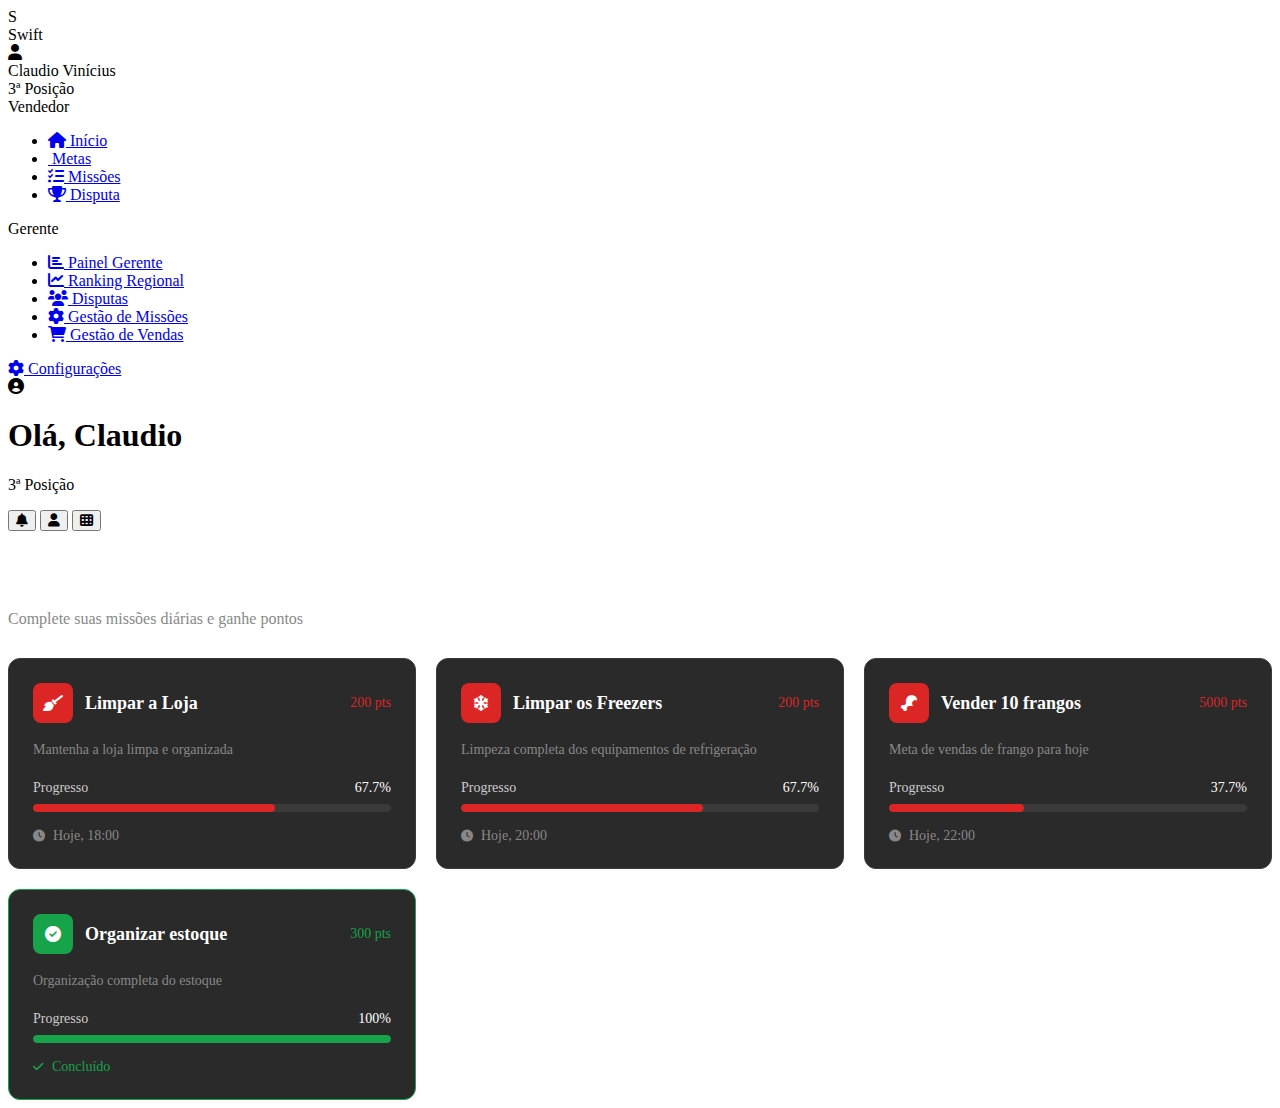
<file: public/mission.html>
<!DOCTYPE html>
<html lang="pt-BR">
  <head>
    <meta charset="UTF-8" />
    <meta name="viewport" content="width=device-width, initial-scale=1.0" />
    <title>Swift - Desafio FIAP</title>
    <link rel="stylesheet" href="../src/css/styles.css" />
    <link
      href="https://cdnjs.cloudflare.com/ajax/libs/font-awesome/6.0.0/css/all.min.css"
      rel="stylesheet"
    />
  </head>
  <body>
    <div class="app-container">
      <aside class="sidebar">
        <div class="sidebar-header">
          <div class="logo">
            <div class="logo-icon">S</div>
            <span class="logo-text">Swift</span>
          </div>
          <div class="user-info">
            <div class="user-avatar">
              <i class="fas fa-user"></i>
            </div>
            <div class="user-details">
              <div class="user-name">Claudio Vinícius</div>
              <div class="user-position">3ª Posição</div>
            </div>
          </div>
        </div>

        <nav class="sidebar-nav">
          <div class="nav-section">
            <div class="nav-section-title">Vendedor</div>
            <ul class="nav-list">
              <li class="nav-item">
                <a href="#" class="nav-link">
                  <i class="fas fa-home"></i>
                  <span>Início</span>
                </a>
              </li>
              <li class="nav-item">
                <a href="#" class="nav-link">
                  <i class="fas fa-target"></i>
                  <span>Metas</span>
                </a>
              </li>
              <li class="nav-item active">
                <a href="#" class="nav-link">
                  <i class="fas fa-tasks"></i>
                  <span>Missões</span>
                </a>
              </li>
              <li class="nav-item">
                <a href="#" class="nav-link">
                  <i class="fas fa-trophy"></i>
                  <span>Disputa</span>
                </a>
              </li>
            </ul>
          </div>

          <div class="nav-section">
            <div class="nav-section-title">Gerente</div>
            <ul class="nav-list">
              <li class="nav-item">
                <a href="#" class="nav-link">
                  <i class="fas fa-chart-bar"></i>
                  <span>Painel Gerente</span>
                </a>
              </li>
              <li class="nav-item">
                <a href="#" class="nav-link">
                  <i class="fas fa-chart-line"></i>
                  <span>Ranking Regional</span>
                </a>
              </li>
              <li class="nav-item">
                <a href="#" class="nav-link">
                  <i class="fas fa-users"></i>
                  <span>Disputas</span>
                </a>
              </li>
              <li class="nav-item">
                <a href="#" class="nav-link">
                  <i class="fas fa-cog"></i>
                  <span>Gestão de Missões</span>
                </a>
              </li>
              <li class="nav-item">
                <a href="#" class="nav-link">
                  <i class="fas fa-shopping-cart"></i>
                  <span>Gestão de Vendas</span>
                </a>
              </li>
            </ul>
          </div>
        </nav>

        <div class="sidebar-footer">
          <a href="#" class="settings-link">
            <i class="fas fa-cog"></i>
            <span>Configurações</span>
          </a>
        </div>
      </aside>

      <main class="main-content">
        <header class="main-header">
          <div class="header-left">
            <div class="greeting">
              <div class="greeting-icon">
                <i class="fas fa-user-circle"></i>
              </div>
              <div class="greeting-text">
                <h1>Olá, Claudio</h1>
                <p>3ª Posição</p>
              </div>
            </div>
          </div>
          <div class="header-right">
            <button class="header-btn">
              <i class="fas fa-bell"></i>
            </button>
            <button class="header-btn">
              <i class="fas fa-user"></i>
            </button>
            <button class="header-btn">
              <i class="fas fa-th"></i>
            </button>
          </div>
        </header>

        <div class="content-area">
          <div class="page-header">
            <h2>Missões</h2>
            <p>Complete suas missões diárias e ganhe pontos</p>
          </div>

          <div class="missions-grid">
            <div class="mission-card">
              <div class="mission-header">
                <div class="mission-icon">
                  <i class="fas fa-broom"></i>
                </div>
                <div class="mission-title">Limpar a Loja</div>
                <div class="mission-points">200 pts</div>
              </div>
              <div class="mission-description">
                Mantenha a loja limpa e organizada
              </div>
              <div class="mission-progress">
                <div class="progress-label">
                  <span>Progresso</span>
                  <span>67.7%</span>
                </div>
                <div class="progress-bar">
                  <div class="progress-fill" style="width: 67.7%"></div>
                </div>
              </div>
              <div class="mission-time">
                <i class="fas fa-clock"></i>
                <span>Hoje, 18:00</span>
              </div>
            </div>

            <div class="mission-card">
              <div class="mission-header">
                <div class="mission-icon">
                  <i class="fas fa-snowflake"></i>
                </div>
                <div class="mission-title">Limpar os Freezers</div>
                <div class="mission-points">200 pts</div>
              </div>
              <div class="mission-description">
                Limpeza completa dos equipamentos de refrigeração
              </div>
              <div class="mission-progress">
                <div class="progress-label">
                  <span>Progresso</span>
                  <span>67.7%</span>
                </div>
                <div class="progress-bar">
                  <div class="progress-fill" style="width: 67.7%"></div>
                </div>
              </div>
              <div class="mission-time">
                <i class="fas fa-clock"></i>
                <span>Hoje, 20:00</span>
              </div>
            </div>

            <div class="mission-card">
              <div class="mission-header">
                <div class="mission-icon">
                  <i class="fas fa-drumstick-bite"></i>
                </div>
                <div class="mission-title">Vender 10 frangos</div>
                <div class="mission-points">5000 pts</div>
              </div>
              <div class="mission-description">
                Meta de vendas de frango para hoje
              </div>
              <div class="mission-progress">
                <div class="progress-label">
                  <span>Progresso</span>
                  <span>37.7%</span>
                </div>
                <div class="progress-bar">
                  <div class="progress-fill" style="width: 37.7%"></div>
                </div>
              </div>
              <div class="mission-time">
                <i class="fas fa-clock"></i>
                <span>Hoje, 22:00</span>
              </div>
            </div>

            <div class="mission-card completed">
              <div class="mission-header">
                <div class="mission-icon">
                  <i class="fas fa-check-circle"></i>
                </div>
                <div class="mission-title">Organizar estoque</div>
                <div class="mission-points">300 pts</div>
              </div>
              <div class="mission-description">
                Organização completa do estoque
              </div>
              <div class="mission-progress">
                <div class="progress-label">
                  <span>Progresso</span>
                  <span>100%</span>
                </div>
                <div class="progress-bar">
                  <div
                    class="progress-fill completed"
                    style="width: 100%"
                  ></div>
                </div>
              </div>
              <div class="mission-time completed">
                <i class="fas fa-check"></i>
                <span>Concluído</span>
              </div>
            </div>
          </div>
        </div>
      </main>
    </div>

    <script src="../src/js/components/script.js"></script>
  </body>
</html>
</file>
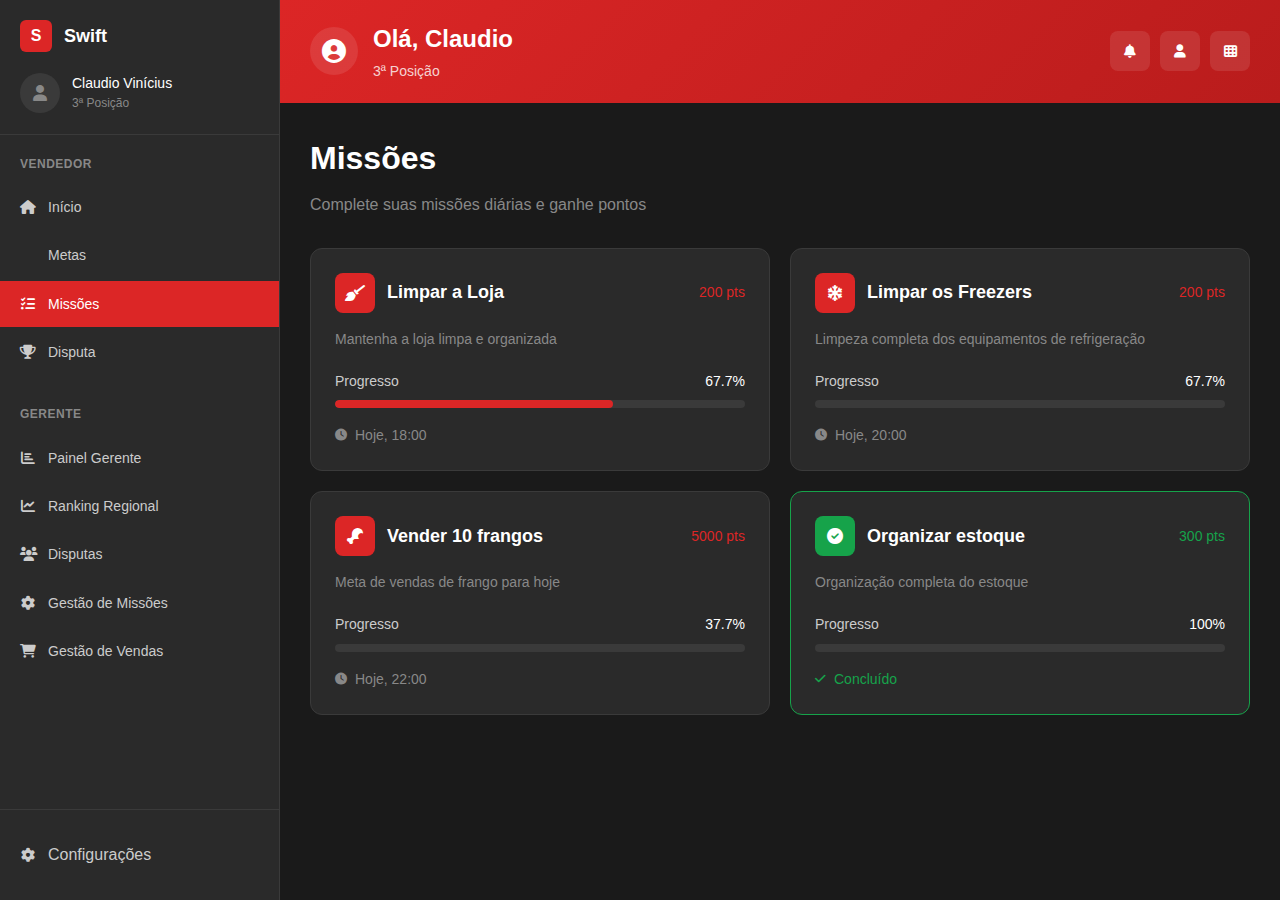
<file: public/pages/mission.html>
<!DOCTYPE html>
<html lang="pt-BR">
  <head>
    <meta charset="UTF-8" />
    <meta name="viewport" content="width=device-width, initial-scale=1.0" />
    <title>Swift - Desafio FIAP</title>
    <link rel="stylesheet" href="../../src/css/main.css" />
    <link rel="stylesheet" href="../../src/css/styles.css" />
    <link
      href="https://cdnjs.cloudflare.com/ajax/libs/font-awesome/6.0.0/css/all.min.css"
      rel="stylesheet"
    />
  </head>
  <body>
    <div class="app-container">
      <aside class="sidebar">
        <div class="sidebar-header">
          <div class="logo">
            <div class="logo-icon">S</div>
            <span class="logo-text">Swift</span>
          </div>
          <div class="user-info">
            <div class="user-avatar">
              <i class="fas fa-user"></i>
            </div>
            <div class="user-details">
              <div class="user-name">Claudio Vinícius</div>
              <div class="user-position">3ª Posição</div>
            </div>
          </div>
        </div>

        <nav class="sidebar-nav">
          <div class="nav-section">
            <div class="nav-section-title">Vendedor</div>
            <ul class="nav-list">
              <li class="nav-item">
                <a href="../index.html" class="nav-link">
                  <i class="fas fa-home"></i>
                  <span>Início</span>
                </a>
              </li>
              <li class="nav-item">
                <a href="#" class="nav-link">
                  <i class="fas fa-target"></i>
                  <span>Metas</span>
                </a>
              </li>
              <li class="nav-item active">
                <a href="#" class="nav-link">
                  <i class="fas fa-tasks"></i>
                  <span>Missões</span>
                </a>
              </li>
              <li class="nav-item">
                <a href="#" class="nav-link">
                  <i class="fas fa-trophy"></i>
                  <span>Disputa</span>
                </a>
              </li>
            </ul>
          </div>

          <div class="nav-section">
            <div class="nav-section-title">Gerente</div>
            <ul class="nav-list">
              <li class="nav-item">
                <a href="#" class="nav-link">
                  <i class="fas fa-chart-bar"></i>
                  <span>Painel Gerente</span>
                </a>
              </li>
              <li class="nav-item">
                <a href="#" class="nav-link">
                  <i class="fas fa-chart-line"></i>
                  <span>Ranking Regional</span>
                </a>
              </li>
              <li class="nav-item">
                <a href="#" class="nav-link">
                  <i class="fas fa-users"></i>
                  <span>Disputas</span>
                </a>
              </li>
              <li class="nav-item">
                <a href="#" class="nav-link">
                  <i class="fas fa-cog"></i>
                  <span>Gestão de Missões</span>
                </a>
              </li>
              <li class="nav-item">
                <a href="#" class="nav-link">
                  <i class="fas fa-shopping-cart"></i>
                  <span>Gestão de Vendas</span>
                </a>
              </li>
            </ul>
          </div>
        </nav>

        <div class="sidebar-footer">
          <a href="#" class="settings-link">
            <i class="fas fa-cog"></i>
            <span>Configurações</span>
          </a>
        </div>
      </aside>

      <main class="main-content">
        <header class="main-header">
          <div class="header-left">
            <div class="greeting">
              <div class="greeting-icon">
                <i class="fas fa-user-circle"></i>
              </div>
              <div class="greeting-text">
                <h1>Olá, Claudio</h1>
                <p>3ª Posição</p>
              </div>
            </div>
          </div>
          <div class="header-right">
            <button class="header-btn">
              <i class="fas fa-bell"></i>
            </button>
            <button class="header-btn">
              <i class="fas fa-user"></i>
            </button>
            <button class="header-btn">
              <i class="fas fa-th"></i>
            </button>
          </div>
        </header>

        <div class="content-area">
          <div class="page-header">
            <h2>Missões</h2>
            <p>Complete suas missões diárias e ganhe pontos</p>
          </div>

          <div class="missions-grid">
            <div class="mission-card">
              <div class="mission-header">
                <div class="mission-icon">
                  <i class="fas fa-broom"></i>
                </div>
                <div class="mission-title">Limpar a Loja</div>
                <div class="mission-points">200 pts</div>
              </div>
              <div class="mission-description">
                Mantenha a loja limpa e organizada
              </div>
              <div class="mission-progress">
                <div class="progress-label">
                  <span>Progresso</span>
                  <span>67.7%</span>
                </div>
                <div class="progress-bar">
                  <div class="progress-fill" style="width: 67.7%"></div>
                </div>
              </div>
              <div class="mission-time">
                <i class="fas fa-clock"></i>
                <span>Hoje, 18:00</span>
              </div>
            </div>

            <div class="mission-card">
              <div class="mission-header">
                <div class="mission-icon">
                  <i class="fas fa-snowflake"></i>
                </div>
                <div class="mission-title">Limpar os Freezers</div>
                <div class="mission-points">200 pts</div>
              </div>
              <div class="mission-description">
                Limpeza completa dos equipamentos de refrigeração
              </div>
              <div class="mission-progress">
                <div class="progress-label">
                  <span>Progresso</span>
                  <span>67.7%</span>
                </div>
                <div class="progress-bar">
                  <div class="progress-fill" style="width: 67.7%"></div>
                </div>
              </div>
              <div class="mission-time">
                <i class="fas fa-clock"></i>
                <span>Hoje, 20:00</span>
              </div>
            </div>

            <div class="mission-card">
              <div class="mission-header">
                <div class="mission-icon">
                  <i class="fas fa-drumstick-bite"></i>
                </div>
                <div class="mission-title">Vender 10 frangos</div>
                <div class="mission-points">5000 pts</div>
              </div>
              <div class="mission-description">
                Meta de vendas de frango para hoje
              </div>
              <div class="mission-progress">
                <div class="progress-label">
                  <span>Progresso</span>
                  <span>37.7%</span>
                </div>
                <div class="progress-bar">
                  <div class="progress-fill" style="width: 37.7%"></div>
                </div>
              </div>
              <div class="mission-time">
                <i class="fas fa-clock"></i>
                <span>Hoje, 22:00</span>
              </div>
            </div>

            <div class="mission-card completed">
              <div class="mission-header">
                <div class="mission-icon">
                  <i class="fas fa-check-circle"></i>
                </div>
                <div class="mission-title">Organizar estoque</div>
                <div class="mission-points">300 pts</div>
              </div>
              <div class="mission-description">
                Organização completa do estoque
              </div>
              <div class="mission-progress">
                <div class="progress-label">
                  <span>Progresso</span>
                  <span>100%</span>
                </div>
                <div class="progress-bar">
                  <div
                    class="progress-fill completed"
                    style="width: 100%"
                  ></div>
                </div>
              </div>
              <div class="mission-time completed">
                <i class="fas fa-check"></i>
                <span>Concluído</span>
              </div>
            </div>
          </div>
        </div>
      </main>
    </div>

    <script src="../../src/js/components/script.js" type="module"></script>
  </body>
</html>
</file>
<file: src/css/styles.css>
.page-header {
  margin-bottom: 30px;
}

.page-header h2 {
  font-size: 32px;
  font-weight: 700;
  color: #ffffff;
  margin-bottom: 8px;
}

.page-header p {
  font-size: 16px;
  color: #888;
}

.missions-grid {
  display: grid;
  grid-template-columns: repeat(auto-fit, minmax(400px, 1fr));
  gap: 20px;
}

.mission-card {
  background-color: #2a2a2a;
  border: 1px solid #3a3a3a;
  border-radius: 12px;
  padding: 24px;
  transition: all 0.2s ease;
}

.mission-card:hover {
  border-color: #4a4a4a;
  transform: translateY(-2px);
}

.mission-card.completed {
  border-color: #16a34a;
}

.mission-header {
  display: flex;
  align-items: center;
  gap: 12px;
  margin-bottom: 16px;
}

.mission-icon {
  width: 40px;
  height: 40px;
  background-color: #dc2626;
  border-radius: 8px;
  display: flex;
  align-items: center;
  justify-content: center;
  color: #ffffff;
  font-size: 16px;
}

.mission-card.completed .mission-icon {
  background-color: #16a34a;
}

.mission-title {
  flex: 1;
  font-size: 18px;
  font-weight: 600;
  color: #ffffff;
}

.mission-points {
  font-size: 14px;
  font-weight: 500;
  color: #dc2626;
}

.mission-card.completed .mission-points {
  color: #16a34a;
}

.mission-description {
  font-size: 14px;
  color: #888;
  margin-bottom: 20px;
  line-height: 1.5;
}

.mission-progress {
  margin-bottom: 16px;
}

.progress-label {
  display: flex;
  justify-content: space-between;
  align-items: center;
  margin-bottom: 8px;
  font-size: 14px;
}

.progress-label span:first-child {
  color: #ccc;
}

.progress-label span:last-child {
  color: #ffffff;
  font-weight: 500;
}

.progress-bar {
  width: 100%;
  height: 8px;
  background-color: #3a3a3a;
  border-radius: 4px;
  overflow: hidden;
}

.progress-fill {
  height: 100%;
  background-color: #dc2626;
  border-radius: 4px;
  transition: width 0.3s ease;
}

.progress-fill.completed {
  background-color: #16a34a;
}

.mission-time {
  display: flex;
  align-items: center;
  gap: 8px;
  font-size: 14px;
  color: #888;
}

.mission-time.completed {
  color: #16a34a;
}

.mission-time i {
  font-size: 12px;
}

@media (max-width: 1024px) {
  .missions-grid {
    grid-template-columns: 1fr;
  }
}

.sidebar::-webkit-scrollbar {
  width: 6px;
}

.sidebar::-webkit-scrollbar-track {
  background: #2a2a2a;
}

.sidebar::-webkit-scrollbar-thumb {
  background: #4a4a4a;
  border-radius: 3px;
}

.sidebar::-webkit-scrollbar-thumb:hover {
  background: #5a5a5a;
}

@keyframes progressAnimation {
  from {
    width: 0%;
  }
}

.progress-fill {
  animation: progressAnimation 1s ease-out;
}

.mission-card:hover .mission-icon {
  transform: scale(1.05);
}

.nav-link:hover i {
  transform: scale(1.1);
}

.header-btn:hover {
  transform: scale(1.05);
}
</file>
<file: src/css/main.css>
* {
  padding: 0;
  margin: 0;
  list-style: none;
  box-sizing: border-box;
  text-decoration: none;
  scrollbar-width: none;
}

body {
  font-family: -apple-system, BlinkMacSystemFont, "Segoe UI", Roboto, Oxygen,
    Ubuntu, Cantarell, sans-serif;
  background-color: #1a1a1a;
  color: #ffffff;
  line-height: 1.6;
}

.app-container {
  display: flex;
  min-height: 100vh;
}

.sidebar {
  width: 280px;
  background-color: #2a2a2a;
  border-right: 1px solid #3a3a3a;
  display: flex;
  flex-direction: column;
  position: fixed;
  height: 100vh;
  overflow-y: auto;
}

.sidebar-header {
  padding: 20px;
  border-bottom: 1px solid #3a3a3a;
}

.logo {
  display: flex;
  align-items: center;
  gap: 12px;
  margin-bottom: 20px;
}

.logo-icon {
  width: 32px;
  height: 32px;
  background-color: #dc2626;
  color: white;
  border-radius: 6px;
  display: flex;
  align-items: center;
  justify-content: center;
  font-weight: bold;
  font-size: 16px;
}

.logo-text {
  font-size: 18px;
  font-weight: 600;
  color: #ffffff;
}

.user-info {
  display: flex;
  align-items: center;
  gap: 12px;
}

.user-avatar {
  width: 40px;
  height: 40px;
  background-color: #3a3a3a;
  border-radius: 50%;
  display: flex;
  align-items: center;
  justify-content: center;
  color: #888;
}

.user-details {
  flex: 1;
}

.user-name {
  font-size: 14px;
  font-weight: 500;
  color: #ffffff;
}

.user-position {
  font-size: 12px;
  color: #888;
}

.sidebar-nav {
  flex: 1;
  padding: 20px 0;
}

.nav-section {
  margin-bottom: 30px;
}

.nav-section-title {
  font-size: 12px;
  font-weight: 600;
  color: #888;
  text-transform: uppercase;
  letter-spacing: 0.5px;
  padding: 0 20px;
  margin-bottom: 10px;
}

.nav-list {
  list-style: none;
}

.nav-item {
  margin-bottom: 2px;
}

.nav-link {
  display: flex;
  align-items: center;
  gap: 12px;
  padding: 12px 20px;
  color: #ccc;
  text-decoration: none;
  transition: all 0.2s ease;
  position: relative;
}

.nav-link:hover {
  background-color: #3a3a3a;
  color: #ffffff;
}

.nav-item.active .nav-link {
  background-color: #dc2626;
  color: #ffffff;
}

.nav-link i {
  width: 16px;
  text-align: center;
  font-size: 14px;
}

.nav-link span {
  flex: 1;
  font-size: 14px;
}

.nav-badge {
  background-color: #4a4a4a;
  color: #ccc;
  font-size: 10px;
  padding: 2px 6px;
  border-radius: 10px;
  min-width: 18px;
  text-align: center;
}

.nav-item.active .nav-badge {
  background-color: rgba(255, 255, 255, 0.2);
  color: #ffffff;
}

.sidebar-footer {
  padding: 20px;
  border-top: 1px solid #3a3a3a;
}

.settings-link {
  display: flex;
  align-items: center;
  gap: 12px;
  padding: 12px 0;
  color: #ccc;
  text-decoration: none;
  transition: color 0.2s ease;
}

.settings-link:hover {
  color: #ffffff;
}

.settings-link i {
  width: 16px;
  text-align: center;
  font-size: 14px;
}

.main-content {
  flex: 1;
  margin-left: 280px;
  background-color: #1a1a1a;
}

.main-header {
  background: linear-gradient(135deg, #dc2626, #b91c1c);
  padding: 20px 30px;
  display: flex;
  justify-content: space-between;
  align-items: center;
}

.header-left {
  display: flex;
  align-items: center;
}

.greeting {
  display: flex;
  align-items: center;
  gap: 15px;
}

.greeting-icon {
  width: 48px;
  height: 48px;
  background-color: rgba(255, 255, 255, 0.1);
  border-radius: 50%;
  display: flex;
  align-items: center;
  justify-content: center;
  font-size: 24px;
  color: #ffffff;
}

.greeting-text h1 {
  font-size: 24px;
  font-weight: 600;
  color: #ffffff;
  margin-bottom: 2px;
}

.greeting-text p {
  font-size: 14px;
  color: rgba(255, 255, 255, 0.8);
}

.header-right {
  display: flex;
  gap: 10px;
}

.header-btn {
  width: 40px;
  height: 40px;
  background-color: rgba(255, 255, 255, 0.1);
  border: none;
  border-radius: 8px;
  color: #ffffff;
  cursor: pointer;
  display: flex;
  align-items: center;
  justify-content: center;
  transition: background-color 0.2s ease;
}

.header-btn:hover {
  background-color: rgba(255, 255, 255, 0.2);
}

.content-area {
  padding: 30px;
}

@media (max-width: 768px) {
  .sidebar {
    width: 100%;
    position: relative;
    height: auto;
  }

  .main-content {
    margin-left: 0;
  }

  .main-header {
    padding: 15px 20px;
  }

  .greeting-text h1 {
    font-size: 20px;
  }

  .content-area {
    padding: 20px;
  }

  .page-header h2 {
    font-size: 24px;
  }

  .missions-grid {
    grid-template-columns: 1fr;
    gap: 15px;
  }

  .mission-card {
    padding: 20px;
  }
}
</file>
